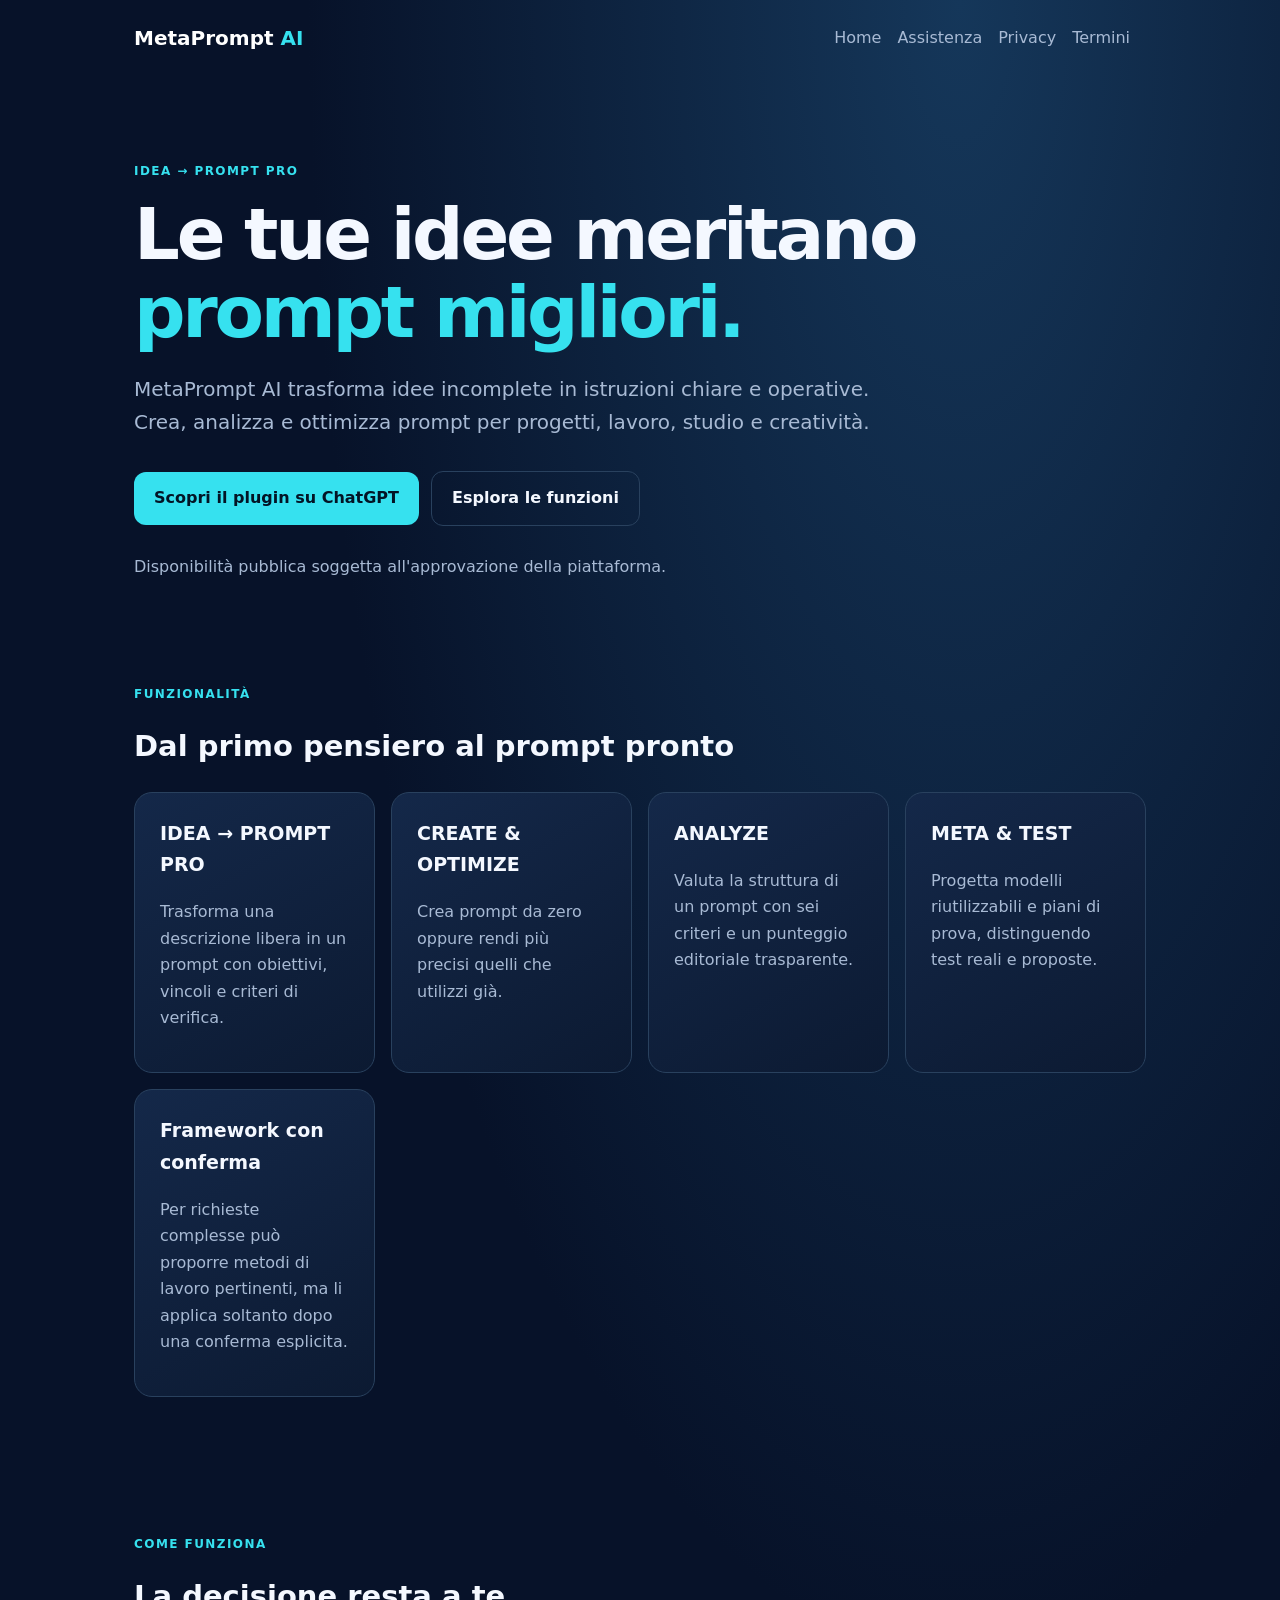
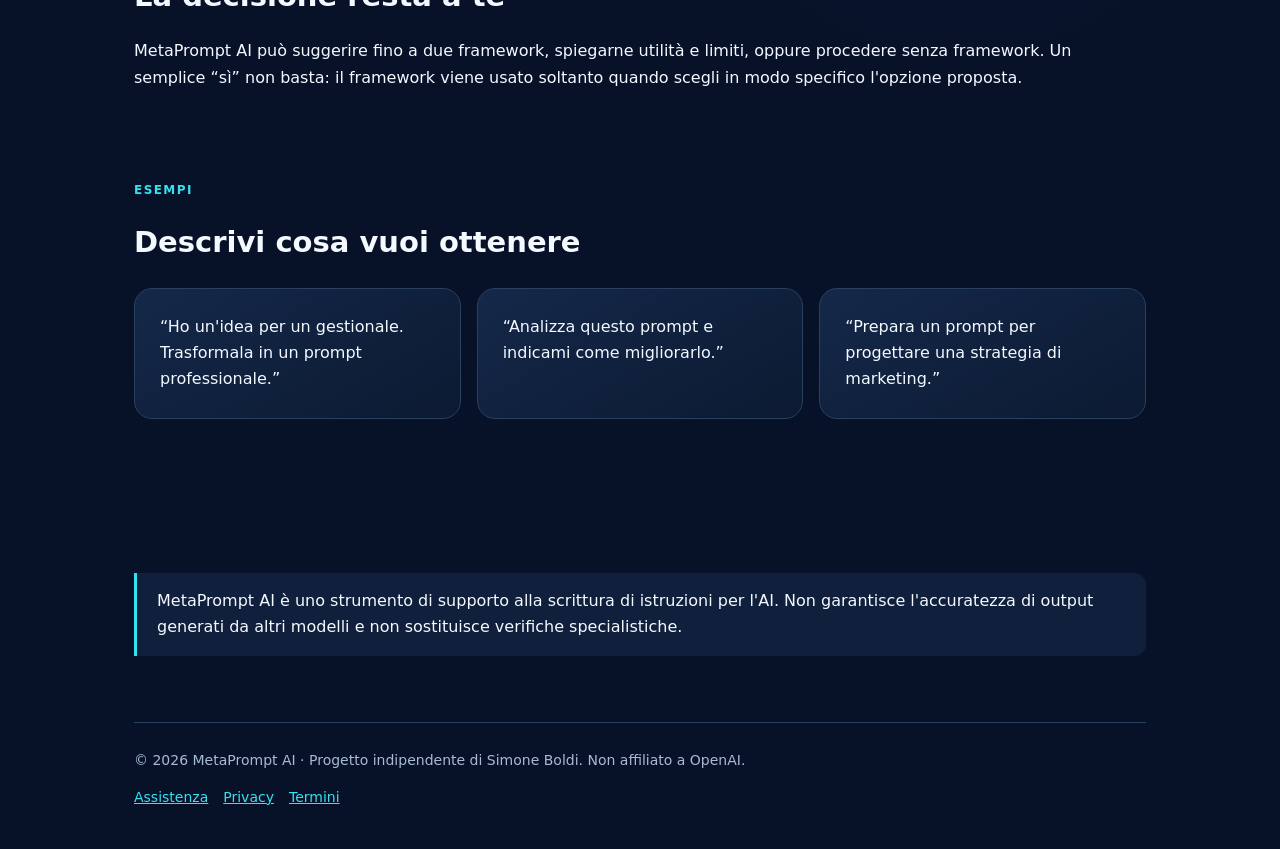
<file: index.html>
<!doctype html><html lang="it"><head><meta charset="utf-8"><meta name="viewport" content="width=device-width,initial-scale=1"><meta name="description" content="MetaPrompt AI trasforma idee e richieste informali in prompt chiari, verificabili e pronti all'uso."><title>Dalle idee ai prompt professionali | MetaPrompt AI</title><link rel="stylesheet" href="style.css"><link rel="icon" href="icon.svg" type="image/svg+xml"></head><body><div class="wrap"><header class="nav"><a class="brand" href="index.html">MetaPrompt <span>AI</span></a><nav aria-label="Navigazione"><a href="index.html">Home</a><a href="support.html">Assistenza</a><a href="privacy.html">Privacy</a><a href="terms.html">Termini</a></nav></header><main><section class="hero"><div class="eyebrow">IDEA → PROMPT PRO</div><h1>Le tue idee meritano <span style="color:var(--accent)">prompt migliori.</span></h1><p class="lead">MetaPrompt AI trasforma idee incomplete in istruzioni chiare e operative. Crea, analizza e ottimizza prompt per progetti, lavoro, studio e creatività.</p><a class="button" href="https://chatgpt.com/plugins/plugins_6afe24accdf0819189e0e1247e2af42b">Scopri il plugin su ChatGPT</a><a class="button secondary" href="#funzioni">Esplora le funzioni</a><p class="muted">Disponibilità pubblica soggetta all'approvazione della piattaforma.</p></section><section class="section" id="funzioni"><div class="eyebrow">Funzionalità</div><h2>Dal primo pensiero al prompt pronto</h2><div class="grid"><article class="card"><h3>IDEA → PROMPT PRO</h3><p>Trasforma una descrizione libera in un prompt con obiettivi, vincoli e criteri di verifica.</p></article><article class="card"><h3>CREATE &amp; OPTIMIZE</h3><p>Crea prompt da zero oppure rendi più precisi quelli che utilizzi già.</p></article><article class="card"><h3>ANALYZE</h3><p>Valuta la struttura di un prompt con sei criteri e un punteggio editoriale trasparente.</p></article><article class="card"><h3>META &amp; TEST</h3><p>Progetta modelli riutilizzabili e piani di prova, distinguendo test reali e proposte.</p></article><article class="card"><h3>Framework con conferma</h3><p>Per richieste complesse può proporre metodi di lavoro pertinenti, ma li applica soltanto dopo una conferma esplicita.</p></article></div></section><section class="section"><div class="eyebrow">Come funziona</div><h2>La decisione resta a te</h2><p>MetaPrompt AI può suggerire fino a due framework, spiegarne utilità e limiti, oppure procedere senza framework. Un semplice “sì” non basta: il framework viene usato soltanto quando scegli in modo specifico l'opzione proposta.</p></section><section class="section"><div class="eyebrow">Esempi</div><h2>Descrivi cosa vuoi ottenere</h2><div class="grid"><div class="card">“Ho un'idea per un gestionale. Trasformala in un prompt professionale.”</div><div class="card">“Analizza questo prompt e indicami come migliorarlo.”</div><div class="card">“Prepara un prompt per progettare una strategia di marketing.”</div></div></section><section class="section"><p class="note">MetaPrompt AI è uno strumento di supporto alla scrittura di istruzioni per l'AI. Non garantisce l'accuratezza di output generati da altri modelli e non sostituisce verifiche specialistiche.</p></section></main><footer><span>© 2026 MetaPrompt AI · Progetto indipendente di Simone Boldi. Non affiliato a OpenAI.</span><p><a href="support.html">Assistenza</a><a href="privacy.html">Privacy</a><a href="terms.html">Termini</a></p></footer></div></body></html>
</file>
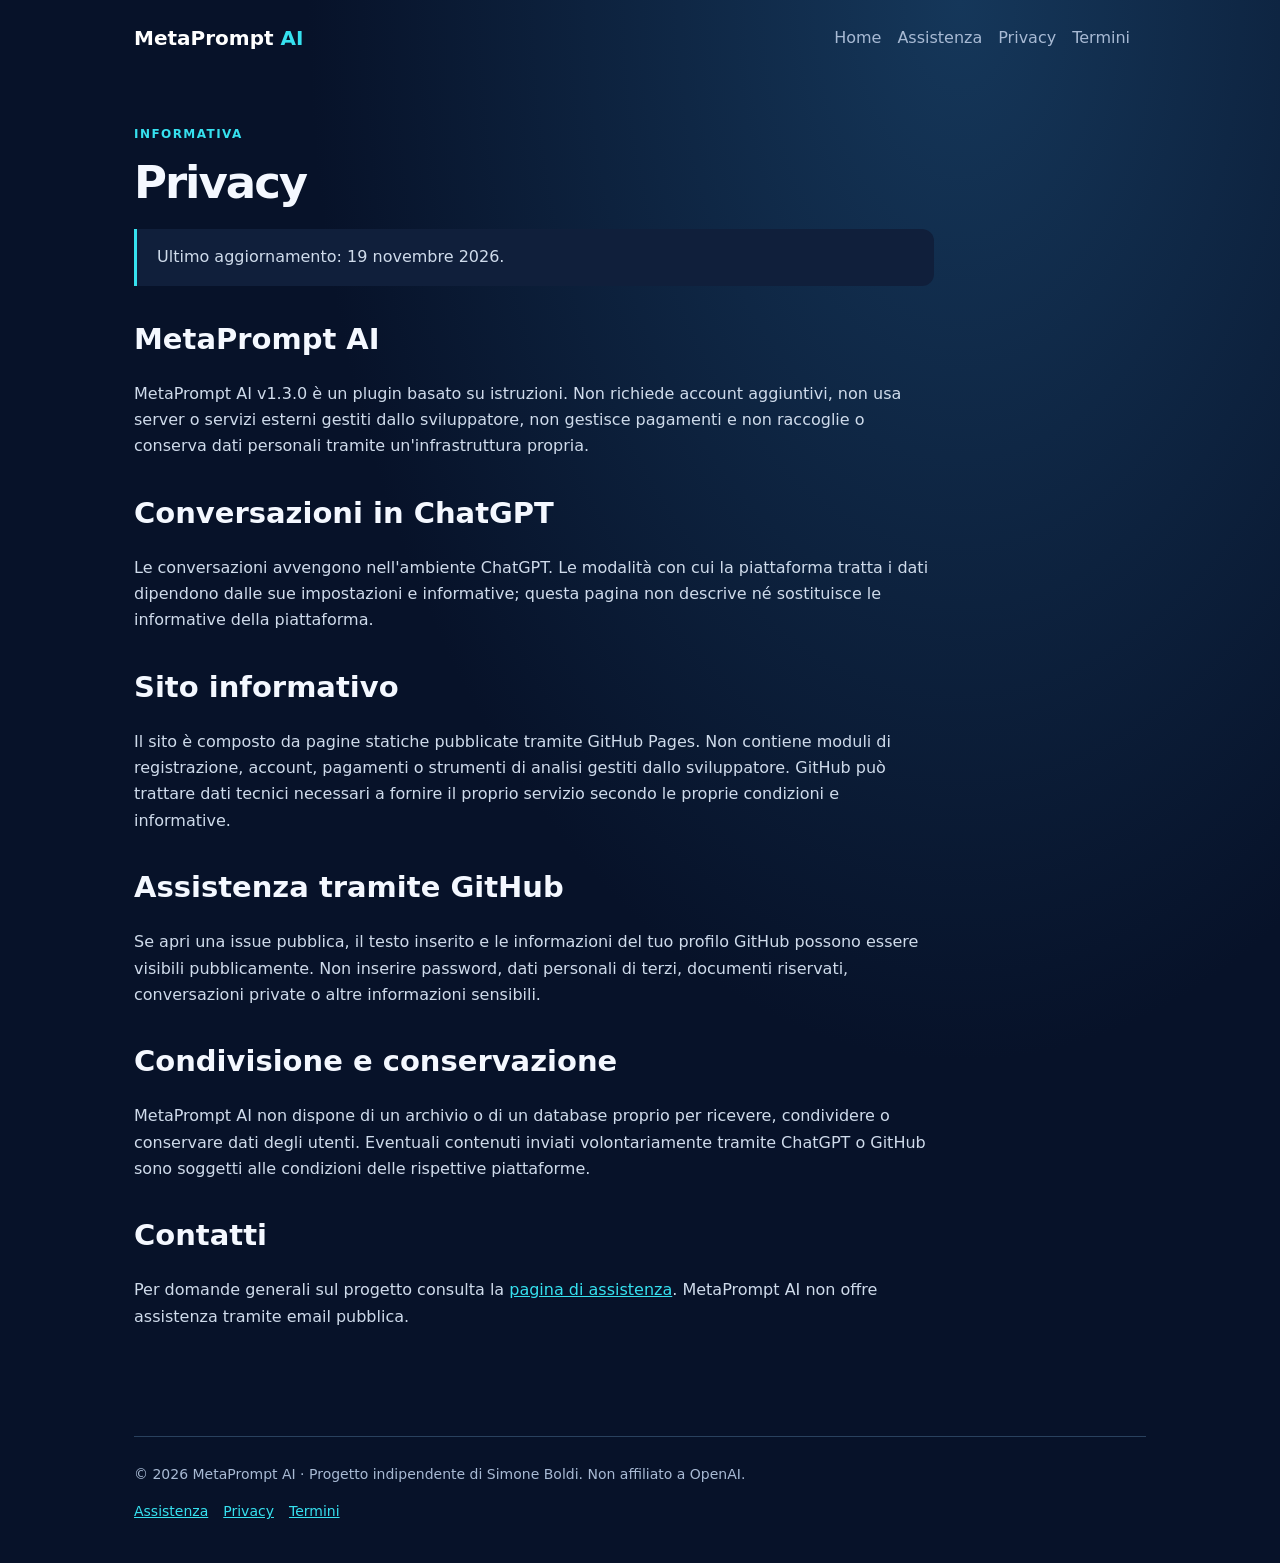
<file: privacy.html>
<!doctype html><html lang="it"><head><meta charset="utf-8"><meta name="viewport" content="width=device-width,initial-scale=1"><meta name="description" content="Informazioni sulla privacy di MetaPrompt AI e del sito informativo."><title>Privacy | MetaPrompt AI</title><link rel="stylesheet" href="style.css"><link rel="icon" href="icon.svg" type="image/svg+xml"></head><body><div class="wrap"><header class="nav"><a class="brand" href="index.html">MetaPrompt <span>AI</span></a><nav aria-label="Navigazione"><a href="index.html">Home</a><a href="support.html">Assistenza</a><a href="privacy.html">Privacy</a><a href="terms.html">Termini</a></nav></header><main class="content"><div class="eyebrow">Informativa</div><h1>Privacy</h1><p class="note">Ultimo aggiornamento: 19 novembre 2026.</p><h2>MetaPrompt AI</h2><p>MetaPrompt AI v1.3.0 è un plugin basato su istruzioni. Non richiede account aggiuntivi, non usa server o servizi esterni gestiti dallo sviluppatore, non gestisce pagamenti e non raccoglie o conserva dati personali tramite un'infrastruttura propria.</p><h2>Conversazioni in ChatGPT</h2><p>Le conversazioni avvengono nell'ambiente ChatGPT. Le modalità con cui la piattaforma tratta i dati dipendono dalle sue impostazioni e informative; questa pagina non descrive né sostituisce le informative della piattaforma.</p><h2>Sito informativo</h2><p>Il sito è composto da pagine statiche pubblicate tramite GitHub Pages. Non contiene moduli di registrazione, account, pagamenti o strumenti di analisi gestiti dallo sviluppatore. GitHub può trattare dati tecnici necessari a fornire il proprio servizio secondo le proprie condizioni e informative.</p><h2>Assistenza tramite GitHub</h2><p>Se apri una issue pubblica, il testo inserito e le informazioni del tuo profilo GitHub possono essere visibili pubblicamente. Non inserire password, dati personali di terzi, documenti riservati, conversazioni private o altre informazioni sensibili.</p><h2>Condivisione e conservazione</h2><p>MetaPrompt AI non dispone di un archivio o di un database proprio per ricevere, condividere o conservare dati degli utenti. Eventuali contenuti inviati volontariamente tramite ChatGPT o GitHub sono soggetti alle condizioni delle rispettive piattaforme.</p><h2>Contatti</h2><p>Per domande generali sul progetto consulta la <a href="support.html">pagina di assistenza</a>. MetaPrompt AI non offre assistenza tramite email pubblica.</p></main><footer><span>© 2026 MetaPrompt AI · Progetto indipendente di Simone Boldi. Non affiliato a OpenAI.</span><p><a href="support.html">Assistenza</a><a href="privacy.html">Privacy</a><a href="terms.html">Termini</a></p></footer></div></body></html>
</file>
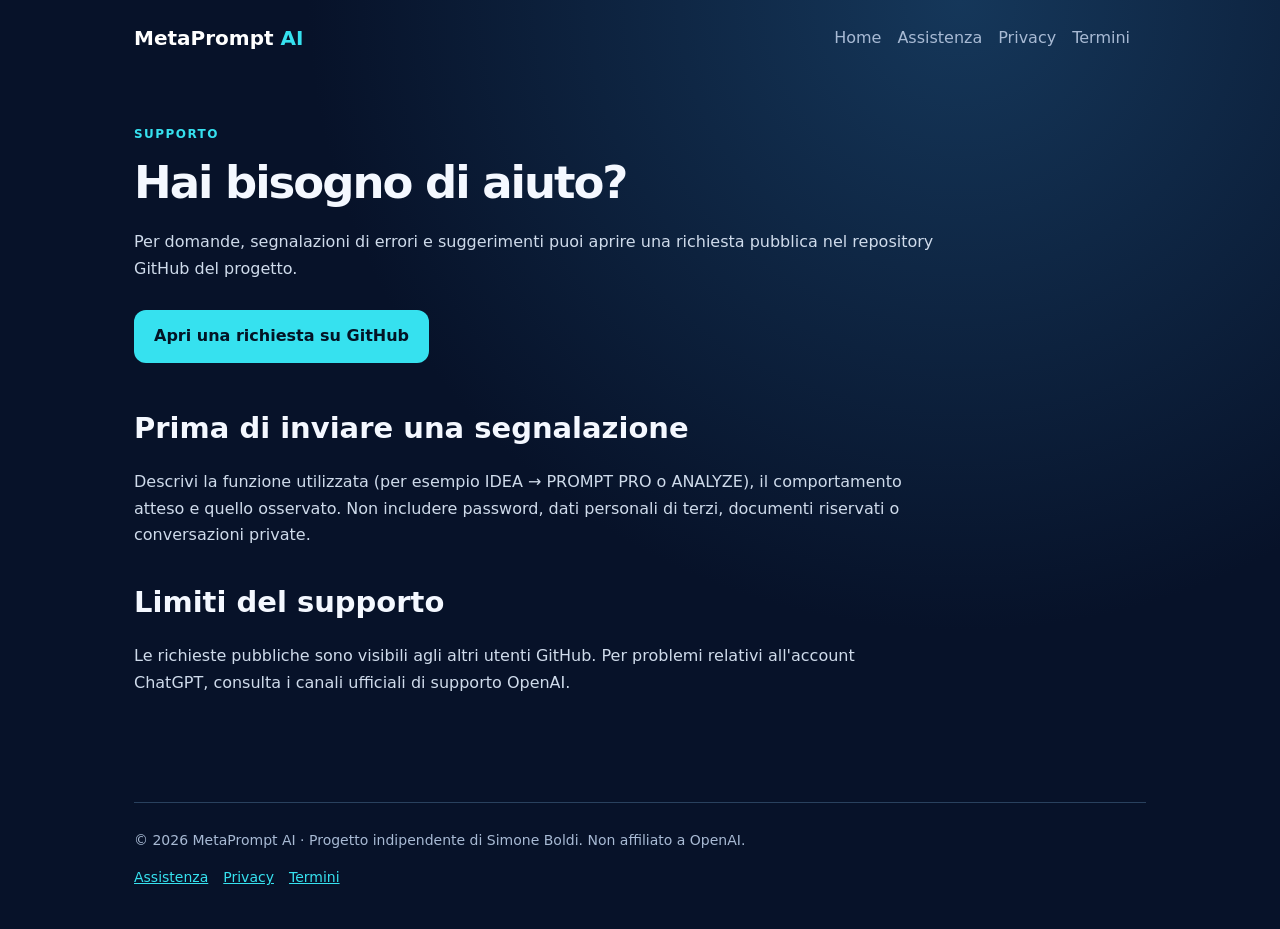
<file: support.html>
<!doctype html><html lang="it"><head><meta charset="utf-8"><meta name="viewport" content="width=device-width,initial-scale=1"><meta name="description" content="Come ottenere assistenza per MetaPrompt AI."><title>Assistenza | MetaPrompt AI</title><link rel="stylesheet" href="style.css"><link rel="icon" href="icon.svg" type="image/svg+xml"></head><body><div class="wrap"><header class="nav"><a class="brand" href="index.html">MetaPrompt <span>AI</span></a><nav aria-label="Navigazione"><a href="index.html">Home</a><a href="support.html">Assistenza</a><a href="privacy.html">Privacy</a><a href="terms.html">Termini</a></nav></header><main class="content"><div class="eyebrow">Supporto</div><h1>Hai bisogno di aiuto?</h1><p>Per domande, segnalazioni di errori e suggerimenti puoi aprire una richiesta pubblica nel repository GitHub del progetto.</p><p><a class="button" href="https://github.com/kalamaio/metaprompt-ai/issues/new">Apri una richiesta su GitHub</a></p><h2>Prima di inviare una segnalazione</h2><p>Descrivi la funzione utilizzata (per esempio IDEA → PROMPT PRO o ANALYZE), il comportamento atteso e quello osservato. Non includere password, dati personali di terzi, documenti riservati o conversazioni private.</p><h2>Limiti del supporto</h2><p>Le richieste pubbliche sono visibili agli altri utenti GitHub. Per problemi relativi all'account ChatGPT, consulta i canali ufficiali di supporto OpenAI.</p></main><footer><span>© 2026 MetaPrompt AI · Progetto indipendente di Simone Boldi. Non affiliato a OpenAI.</span><p><a href="support.html">Assistenza</a><a href="privacy.html">Privacy</a><a href="terms.html">Termini</a></p></footer></div></body></html>
</file>
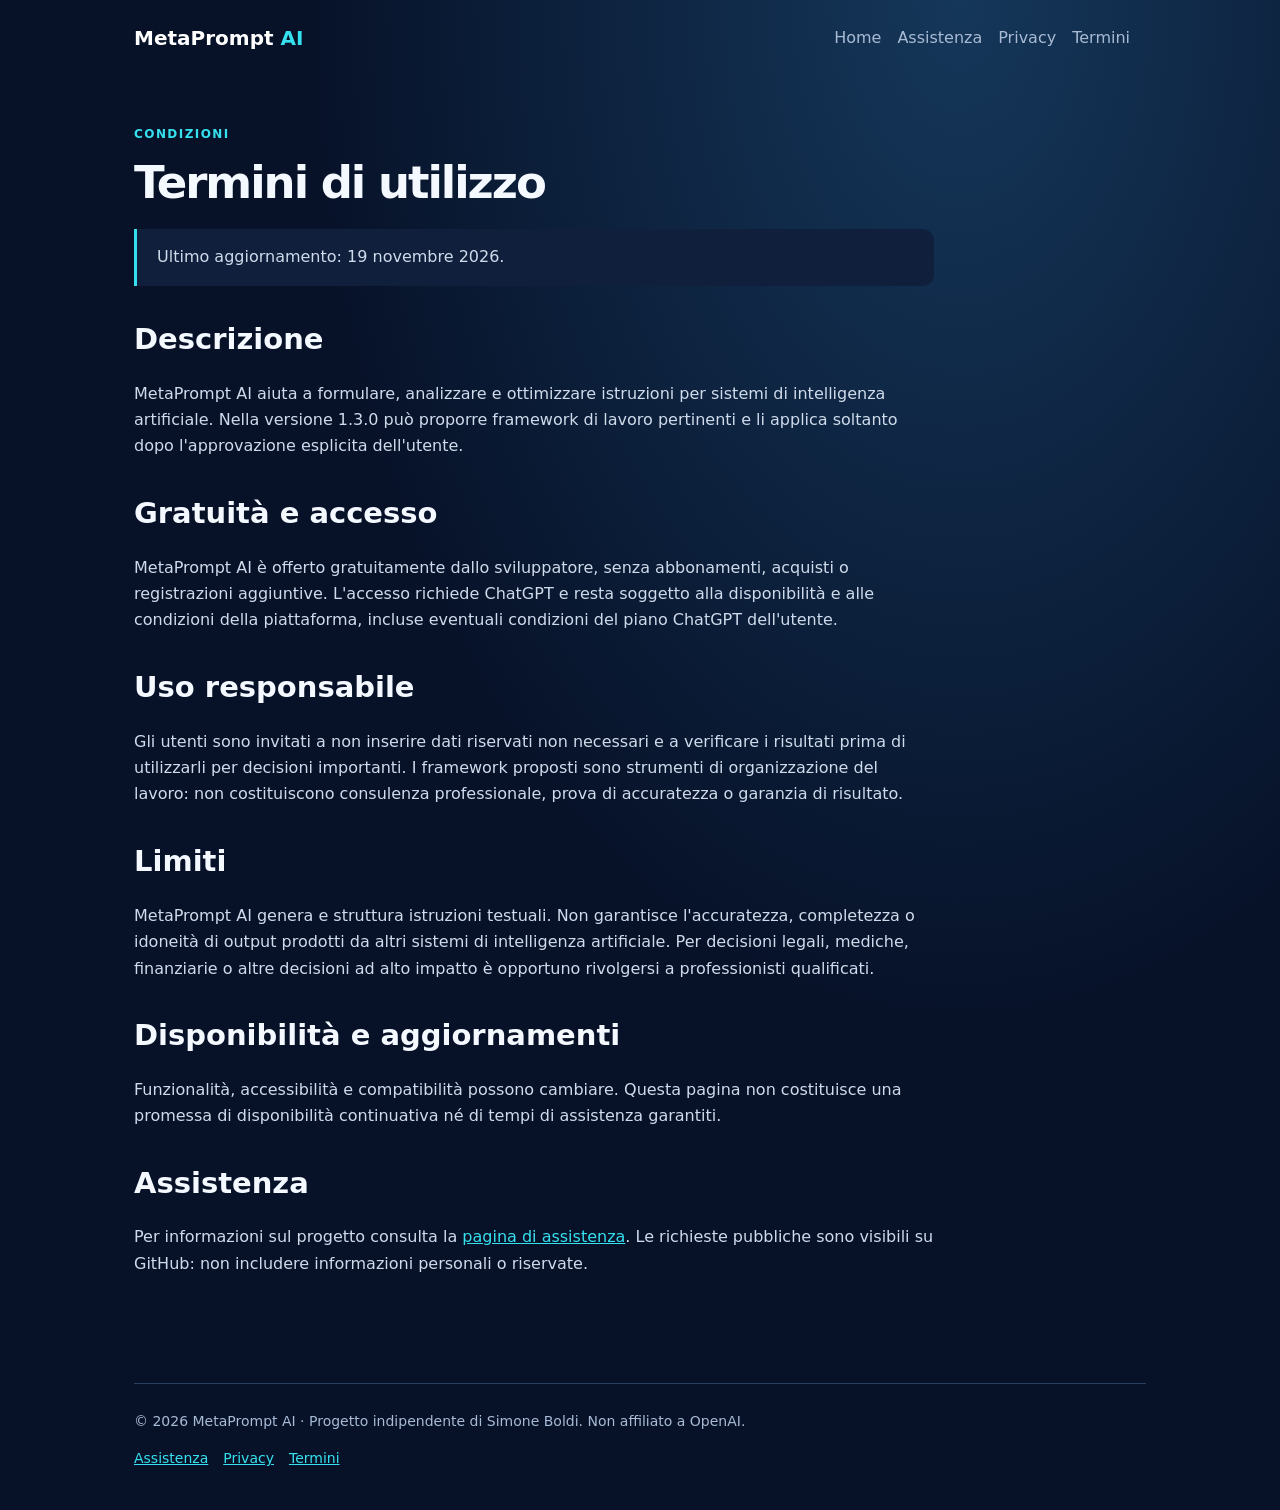
<file: terms.html>
<!doctype html><html lang="it"><head><meta charset="utf-8"><meta name="viewport" content="width=device-width,initial-scale=1"><meta name="description" content="Termini di utilizzo di MetaPrompt AI."><title>Termini di utilizzo | MetaPrompt AI</title><link rel="stylesheet" href="style.css"><link rel="icon" href="icon.svg" type="image/svg+xml"></head><body><div class="wrap"><header class="nav"><a class="brand" href="index.html">MetaPrompt <span>AI</span></a><nav aria-label="Navigazione"><a href="index.html">Home</a><a href="support.html">Assistenza</a><a href="privacy.html">Privacy</a><a href="terms.html">Termini</a></nav></header><main class="content"><div class="eyebrow">Condizioni</div><h1>Termini di utilizzo</h1><p class="note">Ultimo aggiornamento: 19 novembre 2026.</p><h2>Descrizione</h2><p>MetaPrompt AI aiuta a formulare, analizzare e ottimizzare istruzioni per sistemi di intelligenza artificiale. Nella versione 1.3.0 può proporre framework di lavoro pertinenti e li applica soltanto dopo l'approvazione esplicita dell'utente.</p><h2>Gratuità e accesso</h2><p>MetaPrompt AI è offerto gratuitamente dallo sviluppatore, senza abbonamenti, acquisti o registrazioni aggiuntive. L'accesso richiede ChatGPT e resta soggetto alla disponibilità e alle condizioni della piattaforma, incluse eventuali condizioni del piano ChatGPT dell'utente.</p><h2>Uso responsabile</h2><p>Gli utenti sono invitati a non inserire dati riservati non necessari e a verificare i risultati prima di utilizzarli per decisioni importanti. I framework proposti sono strumenti di organizzazione del lavoro: non costituiscono consulenza professionale, prova di accuratezza o garanzia di risultato.</p><h2>Limiti</h2><p>MetaPrompt AI genera e struttura istruzioni testuali. Non garantisce l'accuratezza, completezza o idoneità di output prodotti da altri sistemi di intelligenza artificiale. Per decisioni legali, mediche, finanziarie o altre decisioni ad alto impatto è opportuno rivolgersi a professionisti qualificati.</p><h2>Disponibilità e aggiornamenti</h2><p>Funzionalità, accessibilità e compatibilità possono cambiare. Questa pagina non costituisce una promessa di disponibilità continuativa né di tempi di assistenza garantiti.</p><h2>Assistenza</h2><p>Per informazioni sul progetto consulta la <a href="support.html">pagina di assistenza</a>. Le richieste pubbliche sono visibili su GitHub: non includere informazioni personali o riservate.</p></main><footer><span>© 2026 MetaPrompt AI · Progetto indipendente di Simone Boldi. Non affiliato a OpenAI.</span><p><a href="support.html">Assistenza</a><a href="privacy.html">Privacy</a><a href="terms.html">Termini</a></p></footer></div></body></html>
</file>
<file: style.css>
:root{color-scheme:dark;--bg:#071229;--panel:#101f3b;--ink:#f4f8ff;--muted:#a8bad4;--accent:#36e1ef;--line:#29415e}*{box-sizing:border-box}body{margin:0;background:radial-gradient(ellipse at 75% 0%,#15375a 0%,var(--bg) 48%);color:var(--ink);font:16px/1.65 system-ui,-apple-system,Segoe UI,sans-serif}a{color:var(--accent)}.wrap{max-width:1060px;margin:auto;padding:0 24px}.nav{display:flex;align-items:center;justify-content:space-between;gap:16px;padding:22px 0;flex-wrap:wrap}.nav a{margin-right:16px;text-decoration:none;color:var(--muted)}.brand{font-weight:800;font-size:20px;color:white!important}.brand span{color:var(--accent)}.hero{padding:85px 0 65px}.eyebrow{color:var(--accent);font-weight:700;letter-spacing:.12em;text-transform:uppercase;font-size:12px}h1{font-size:clamp(40px,7vw,72px);line-height:1.08;letter-spacing:-.045em;max-width:820px;margin:14px 0 22px}h2{font-size:29px;line-height:1.2}h3{font-size:19px;margin-top:0}.lead{font-size:20px;color:var(--muted);max-width:740px}.button{display:inline-block;background:var(--accent);color:#031425!important;border-radius:12px;padding:13px 20px;font-weight:750;text-decoration:none;margin:12px 12px 12px 0}.button.secondary{background:transparent;color:var(--ink)!important;border:1px solid var(--line)}.grid{display:grid;grid-template-columns:repeat(auto-fit,minmax(235px,1fr));gap:16px;margin:28px 0 64px}.card{background:linear-gradient(150deg,#142849,#0c1a32);border:1px solid var(--line);border-radius:18px;padding:25px}.card p,.muted{color:var(--muted)}.section{padding:24px 0 50px}.content{max-width:800px;padding:48px 0 90px}.content h1{font-size:45px}.content h2{margin-top:36px}.content p,.content li{color:#cfdbeb}footer{border-top:1px solid var(--line);padding:26px 0;color:var(--muted);font-size:14px}footer a{margin-right:15px}.note{border-left:3px solid var(--accent);background:var(--panel);padding:15px 20px;border-radius:0 12px 12px 0}@media(max-width:600px){.hero{padding-top:42px}.nav{align-items:flex-start}}
</file>
